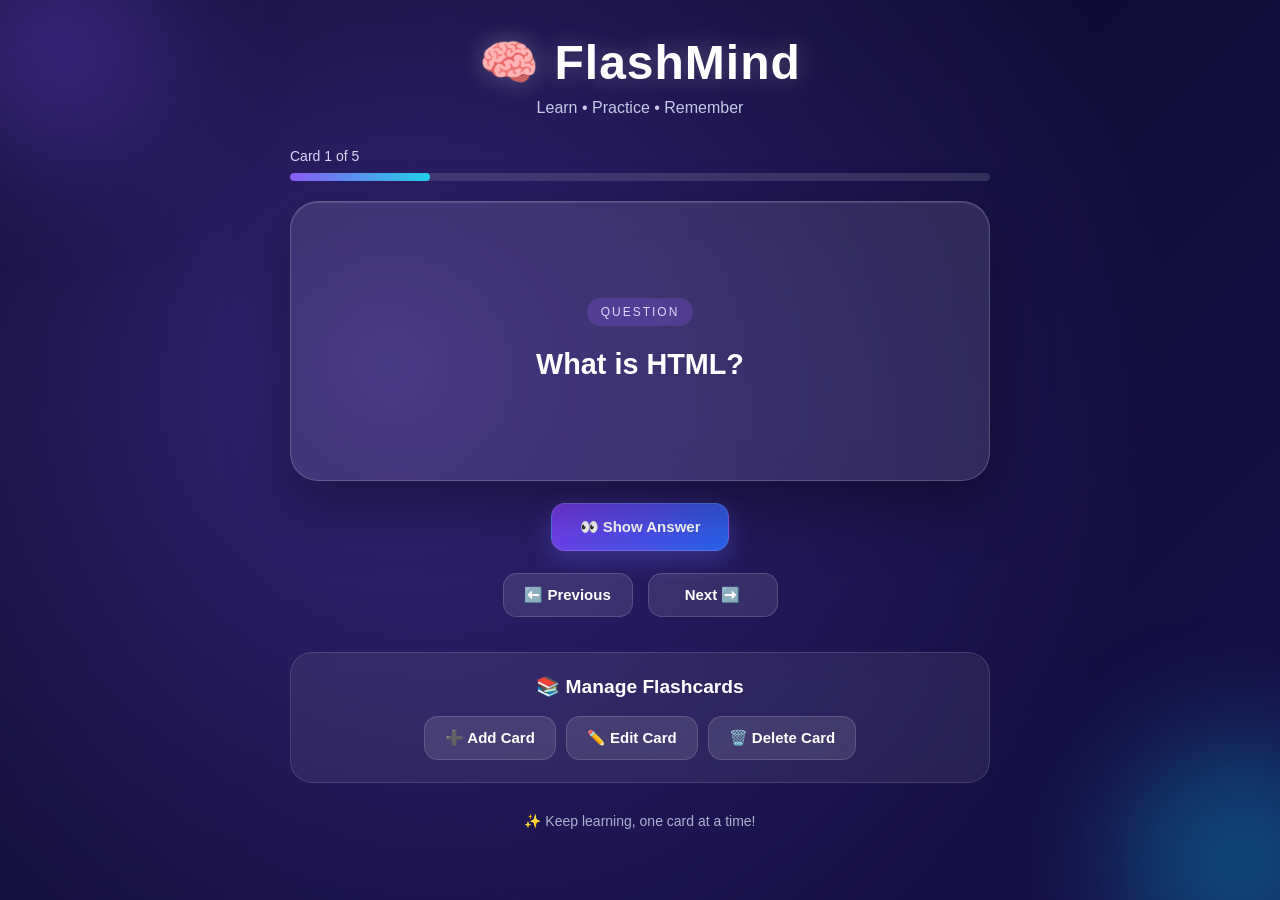
<file: Task1/index.html>
<!DOCTYPE html>
<html lang="en">
<head>
    <meta charset="UTF-8">
    <meta name="viewport" content="width=device-width, initial-scale=1.0">

    <title>FlashMind 🧠 | Flashcard Quiz</title>

    <link rel="stylesheet" href="style.css">
</head>

<body>

    <div class="app">

        <header>
            <h1>🧠 FlashMind</h1>
            <p>Learn • Practice • Remember</p>
        </header>

        <div class="progress-area">
            <span id="cardNumber">Card 1 of 5</span>
            <div class="progress-bar">
                <div id="progress"></div>
            </div>
        </div>

        <main>

            <div class="flashcard" id="flashcard">

                <div class="card-content">

                    <span class="label" id="cardLabel">QUESTION</span>

                    <h2 id="question">
                        What is HTML?
                    </h2>

                    <p id="answer" class="hidden">
                        HTML stands for HyperText Markup Language.
                    </p>

                </div>

            </div>

            <button class="show-btn" id="showAnswerBtn">
                👀 Show Answer
            </button>

            <div class="navigation">
                <button id="prevBtn">⬅️ Previous</button>
                <button id="nextBtn">Next ➡️</button>
            </div>

        </main>

        <section class="manage">

            <h2>📚 Manage Flashcards</h2>

            <div class="manage-buttons">
                <button id="addBtn">➕ Add Card</button>
                <button id="editBtn">✏️ Edit Card</button>
                <button id="deleteBtn">🗑️ Delete Card</button>
            </div>

        </section>

        <div id="formArea" class="form-area hidden">

            <input
                type="text"
                id="questionInput"
                placeholder="Enter your question"
            >

            <input
                type="text"
                id="answerInput"
                placeholder="Enter the answer"
            >

            <div>
                <button id="saveBtn">💾 Save</button>
                <button id="cancelBtn">❌ Cancel</button>
            </div>

        </div>

        <footer>
            <p>✨ Keep learning, one card at a time!</p>
        </footer>

    </div>

    <script src="script.js"></script>

</body>
</html>
</file>
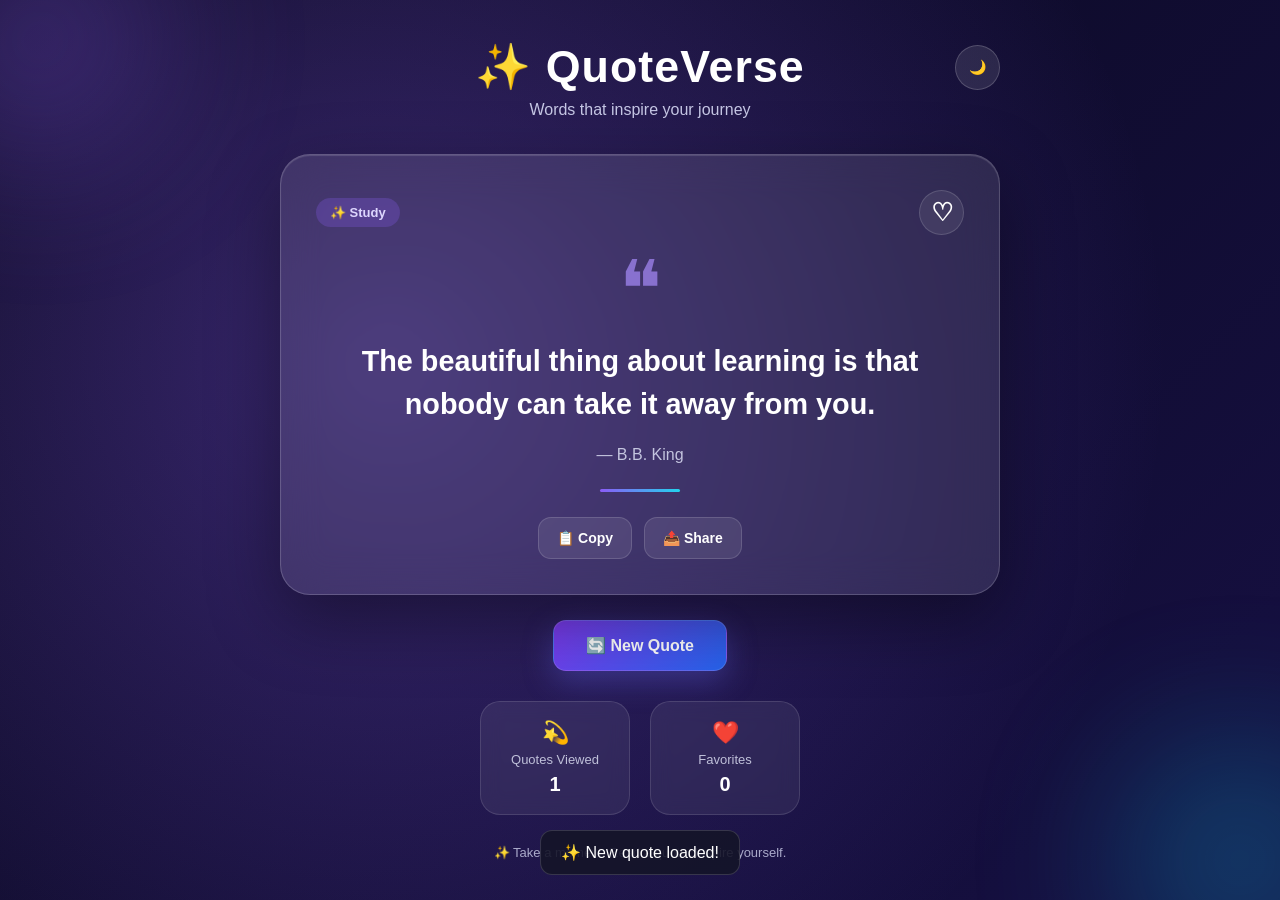
<file: Task2/index.html>
<!DOCTYPE html>
<html lang="en">
<head>
    <meta charset="UTF-8">
    <meta name="viewport" content="width=device-width, initial-scale=1.0">

    <title>QuoteVerse ✨</title>

    <link rel="stylesheet" href="style.css">
</head>

<body>

    <div class="app">

        <header>
            <div class="logo">✨ QuoteVerse</div>
            <p>Words that inspire your journey</p>

            <button id="themeBtn" class="theme-btn">
                🌙
            </button>
        </header>

        <main>

            <div class="quote-card" id="quoteCard">

                <div class="top-row">
                    <span id="category">✨ Motivation</span>
                    <button id="favoriteBtn" class="icon-btn">
                        ♡
                    </button>
                </div>

                <div class="quote-icon">❝</div>

                <p id="quote">
                    Believe in yourself and keep moving forward.
                </p>

                <h3 id="author">
                    — Unknown
                </h3>

                <div class="card-line"></div>

                <div class="actions">

                    <button id="copyBtn">
                        📋 Copy
                    </button>

                    <button id="shareBtn">
                        📤 Share
                    </button>

                </div>

            </div>

            <button id="newQuoteBtn" class="new-quote">
                🔄 New Quote
            </button>

            <div class="stats">
                <div>
                    <span>💫</span>
                    <p>Quotes Viewed</p>
                    <strong id="counter">0</strong>
                </div>

                <div>
                    <span>❤️</span>
                    <p>Favorites</p>
                    <strong id="favoriteCount">0</strong>
                </div>
            </div>

        </main>

        <footer>
            <p>✨ Take a moment. Read a quote. Inspire yourself.</p>
        </footer>

    </div>

    <div id="toast"></div>

    <script src="script.js"></script>

</body>
</html>
</file>
<file: Task1/style.css>
* {
    margin: 0;
    padding: 0;
    box-sizing: border-box;
}

body {
    min-height: 100vh;
    font-family: "Segoe UI", sans-serif;
    color: white;
    overflow-x: hidden;

    background:
        radial-gradient(circle at 15% 20%, rgba(120, 80, 255, 0.35), transparent 30%),
        radial-gradient(circle at 85% 80%, rgba(0, 220, 255, 0.25), transparent 30%),
        linear-gradient(135deg, #09091f, #17104a, #071d38);

    background-size: 200% 200%;
    animation: backgroundMove 12s ease infinite;
}

@keyframes backgroundMove {
    0% {
        background-position: 0% 50%;
    }

    50% {
        background-position: 100% 50%;
    }

    100% {
        background-position: 0% 50%;
    }
}

body::before,
body::after {
    content: "";
    position: fixed;
    width: 220px;
    height: 220px;
    border-radius: 50%;
    filter: blur(70px);
    opacity: 0.35;
    pointer-events: none;
}

body::before {
    background: #7c4dff;
    top: -70px;
    left: -60px;
}

body::after {
    background: #00d9ff;
    right: -70px;
    bottom: -70px;
}

.app {
    width: min(92%, 700px);
    margin: auto;
    padding: 35px 0;
    text-align: center;
}

header h1 {
    font-size: 3rem;
    letter-spacing: 1px;
    text-shadow: 0 0 25px rgba(255,255,255,0.25);
}

header p {
    margin-top: 8px;
    color: #c8c9e8;
}

.progress-area {
    margin: 30px 0 20px;
    text-align: left;
}

#cardNumber {
    font-size: 14px;
    color: #d7d8f5;
}

.progress-bar {
    height: 8px;
    margin-top: 8px;
    background: rgba(255,255,255,0.12);
    border-radius: 20px;
    overflow: hidden;
}

#progress {
    width: 20%;
    height: 100%;
    background: linear-gradient(90deg, #8b5cf6, #22d3ee);
    border-radius: 20px;
    transition: width 0.4s ease;
}

.flashcard {
    min-height: 280px;
    display: flex;
    align-items: center;
    justify-content: center;
    padding: 35px;

    border: 1px solid rgba(255,255,255,0.18);
    border-radius: 28px;

    background: rgba(255,255,255,0.10);
    backdrop-filter: blur(18px);
    -webkit-backdrop-filter: blur(18px);

    box-shadow:
        0 25px 60px rgba(0,0,0,0.35),
        inset 0 1px 1px rgba(255,255,255,0.15);

    transition: transform 0.35s ease, box-shadow 0.35s ease;
}

.flashcard:hover {
    transform: translateY(-6px);
    box-shadow:
        0 30px 70px rgba(0,0,0,0.45),
        0 0 35px rgba(120,80,255,0.15);
}

.label {
    display: inline-block;
    margin-bottom: 18px;
    padding: 7px 14px;

    border-radius: 20px;
    font-size: 12px;
    letter-spacing: 2px;

    background: rgba(139,92,246,0.25);
    color: #ddd6fe;
}

#question {
    font-size: 1.8rem;
    line-height: 1.4;
}

#answer {
    margin-top: 22px;
    color: #bdefff;
    font-size: 1.1rem;
    line-height: 1.6;
}

.hidden {
    display: none;
}

button {
    border: none;
    cursor: pointer;
    color: white;
    font-size: 15px;
    font-weight: 600;

    padding: 12px 20px;
    border-radius: 14px;

    background: rgba(255,255,255,0.10);
    border: 1px solid rgba(255,255,255,0.15);

    transition: transform 0.25s ease,
                background 0.25s ease,
                box-shadow 0.25s ease;
}

button:hover {
    transform: translateY(-3px);
    background: rgba(255,255,255,0.18);
    box-shadow: 0 10px 25px rgba(0,0,0,0.25);
}

.show-btn {
    margin: 22px 0;
    padding: 14px 28px;

    background: linear-gradient(135deg, #7c3aed, #2563eb);
    box-shadow: 0 8px 25px rgba(99,102,241,0.35);
}

.show-btn:hover {
    background: linear-gradient(135deg, #8b5cf6, #06b6d4);
}

.navigation {
    display: flex;
    justify-content: center;
    gap: 15px;
}

.navigation button {
    min-width: 130px;
}

.manage {
    margin-top: 35px;
    padding: 22px;

    border-radius: 22px;
    background: rgba(255,255,255,0.07);
    border: 1px solid rgba(255,255,255,0.12);
    backdrop-filter: blur(12px);
}

.manage h2 {
    margin-bottom: 18px;
    font-size: 1.2rem;
}

.manage-buttons {
    display: flex;
    justify-content: center;
    flex-wrap: wrap;
    gap: 10px;
}

.form-area {
    margin-top: 18px;
    padding: 20px;

    border-radius: 20px;
    background: rgba(255,255,255,0.08);
    backdrop-filter: blur(12px);
}

.form-area input {
    width: 100%;
    margin-bottom: 12px;
    padding: 14px 16px;

    border: 1px solid rgba(255,255,255,0.15);
    border-radius: 12px;
    outline: none;

    background: rgba(0,0,0,0.20);
    color: white;
    font-size: 15px;
}

.form-area input::placeholder {
    color: #b8b9d3;
}

.form-area button {
    margin: 5px;
}

footer {
    margin-top: 30px;
    color: #aeb0cf;
    font-size: 14px;
}

@media (max-width: 600px) {

    .app {
        padding: 25px 0;
    }

    header h1 {
        font-size: 2.3rem;
    }

    .flashcard {
        min-height: 260px;
        padding: 25px 18px;
    }

    #question {
        font-size: 1.45rem;
    }

    .navigation {
        flex-direction: column;
    }

    .navigation button {
        width: 100%;
    }

    .manage-buttons {
        flex-direction: column;
    }

    .manage-buttons button {
        width: 100%;
    }
}
</file>
<file: Task2/style.css>
* {
    margin: 0;
    padding: 0;
    box-sizing: border-box;
}

body {
    min-height: 100vh;
    font-family: "Segoe UI", sans-serif;
    color: white;
    display: flex;
    justify-content: center;
    align-items: center;
    overflow-x: hidden;

    background:
        radial-gradient(circle at 15% 20%, rgba(139, 92, 246, 0.35), transparent 30%),
        radial-gradient(circle at 85% 80%, rgba(34, 211, 238, 0.25), transparent 30%),
        linear-gradient(135deg, #080819, #171044, #061d35);

    background-size: 200% 200%;
    animation: backgroundMove 12s ease infinite;
}

@keyframes backgroundMove {
    0% {
        background-position: 0% 50%;
    }

    50% {
        background-position: 100% 50%;
    }

    100% {
        background-position: 0% 50%;
    }
}

body::before,
body::after {
    content: "";
    position: fixed;
    width: 240px;
    height: 240px;
    border-radius: 50%;
    filter: blur(80px);
    opacity: 0.3;
    pointer-events: none;
}

body::before {
    background: #8b5cf6;
    top: -80px;
    left: -80px;
}

body::after {
    background: #06b6d4;
    right: -80px;
    bottom: -80px;
}

.app {
    width: min(92%, 720px);
    padding: 35px 0;
    text-align: center;
}

header {
    position: relative;
    margin-bottom: 35px;
}

.logo {
    font-size: 2.8rem;
    font-weight: 800;
    letter-spacing: 1px;
}

header p {
    margin-top: 8px;
    color: #c6c7e5;
}

.theme-btn {
    position: absolute;
    right: 0;
    top: 5px;

    width: 45px;
    height: 45px;
    padding: 0;

    border-radius: 50%;
    background: rgba(255,255,255,0.1);
    border: 1px solid rgba(255,255,255,0.18);
}

.quote-card {
    padding: 35px;
    border-radius: 30px;

    background: rgba(255,255,255,0.1);
    border: 1px solid rgba(255,255,255,0.18);

    backdrop-filter: blur(20px);
    -webkit-backdrop-filter: blur(20px);

    box-shadow:
        0 25px 70px rgba(0,0,0,0.4),
        inset 0 1px 1px rgba(255,255,255,0.15);

    transition: transform 0.35s ease, box-shadow 0.35s ease;
}

.quote-card:hover {
    transform: translateY(-7px);
    box-shadow:
        0 30px 80px rgba(0,0,0,0.5),
        0 0 40px rgba(139,92,246,0.12);
}

.top-row {
    display: flex;
    justify-content: space-between;
    align-items: center;
}

#category {
    padding: 7px 14px;
    border-radius: 20px;

    background: rgba(139,92,246,0.25);
    color: #ddd6fe;

    font-size: 13px;
    font-weight: 600;
}

.icon-btn {
    width: 45px;
    height: 45px;
    padding: 0;

    border-radius: 50%;
    font-size: 25px;

    background: rgba(255,255,255,0.08);
}

.icon-btn.active {
    background: rgba(244,63,94,0.25);
}

.quote-icon {
    margin-top: 15px;
    font-size: 5rem;
    line-height: 1;
    color: #a78bfa;
    opacity: 0.7;
}

#quote {
    margin: 10px auto 20px;

    max-width: 600px;

    font-size: 1.8rem;
    line-height: 1.5;
    font-weight: 600;
}

#author {
    color: #c4c5df;
    font-size: 1rem;
    font-weight: 500;
}

.card-line {
    width: 80px;
    height: 3px;
    margin: 25px auto;

    border-radius: 20px;

    background: linear-gradient(90deg, #8b5cf6, #22d3ee);
}

.actions {
    display: flex;
    justify-content: center;
    gap: 12px;
}

button {
    border: none;
    cursor: pointer;
    color: white;

    font-size: 14px;
    font-weight: 600;

    padding: 12px 18px;
    border-radius: 13px;

    background: rgba(255,255,255,0.09);
    border: 1px solid rgba(255,255,255,0.14);

    transition: 0.25s ease;
}

button:hover {
    transform: translateY(-3px);
    background: rgba(255,255,255,0.18);
    box-shadow: 0 10px 25px rgba(0,0,0,0.25);
}

.new-quote {
    margin-top: 25px;
    padding: 15px 32px;

    font-size: 16px;

    background: linear-gradient(135deg, #7c3aed, #2563eb);

    box-shadow:
        0 10px 30px rgba(99,102,241,0.35);
}

.new-quote:hover {
    background: linear-gradient(135deg, #8b5cf6, #06b6d4);
}

.stats {
    display: flex;
    justify-content: center;
    gap: 20px;

    margin-top: 30px;
}

.stats div {
    min-width: 150px;
    padding: 18px;

    border-radius: 20px;

    background: rgba(255,255,255,0.07);
    border: 1px solid rgba(255,255,255,0.12);

    backdrop-filter: blur(10px);
}

.stats span {
    font-size: 22px;
}

.stats p {
    margin: 6px 0;
    font-size: 13px;
    color: #bfc0d9;
}

.stats strong {
    font-size: 20px;
}

footer {
    margin-top: 30px;
    color: #aaaaca;
    font-size: 13px;
}

#toast {
    position: fixed;
    bottom: 25px;
    left: 50%;

    transform: translateX(-50%) translateY(80px);

    padding: 12px 20px;

    border-radius: 12px;

    background: rgba(20,20,40,0.9);
    border: 1px solid rgba(255,255,255,0.15);

    opacity: 0;
    transition: 0.35s ease;
}

#toast.show {
    opacity: 1;
    transform: translateX(-50%) translateY(0);
}

body.light {
    color: #151525;

    background:
        radial-gradient(circle at 15% 20%, rgba(139,92,246,0.25), transparent 30%),
        linear-gradient(135deg, #eef2ff, #e0f2fe);
}

body.light header p,
body.light #author,
body.light footer,
body.light .stats p {
    color: #4b4b67;
}

body.light .quote-card,
body.light .stats div {
    background: rgba(255,255,255,0.55);
    border-color: rgba(0,0,0,0.08);
}

@media (max-width: 600px) {

    .app {
        padding: 25px 0;
    }

    .logo {
        font-size: 2.2rem;
    }

    .quote-card {
        padding: 25px 18px;
    }

    #quote {
        font-size: 1.4rem;
    }

    .quote-icon {
        font-size: 4rem;
    }

    .actions {
        flex-wrap: wrap;
    }

    .stats {
        gap: 10px;
    }

    .stats div {
        min-width: 0;
        flex: 1;
        padding: 14px 8px;
    }
}
</file>
